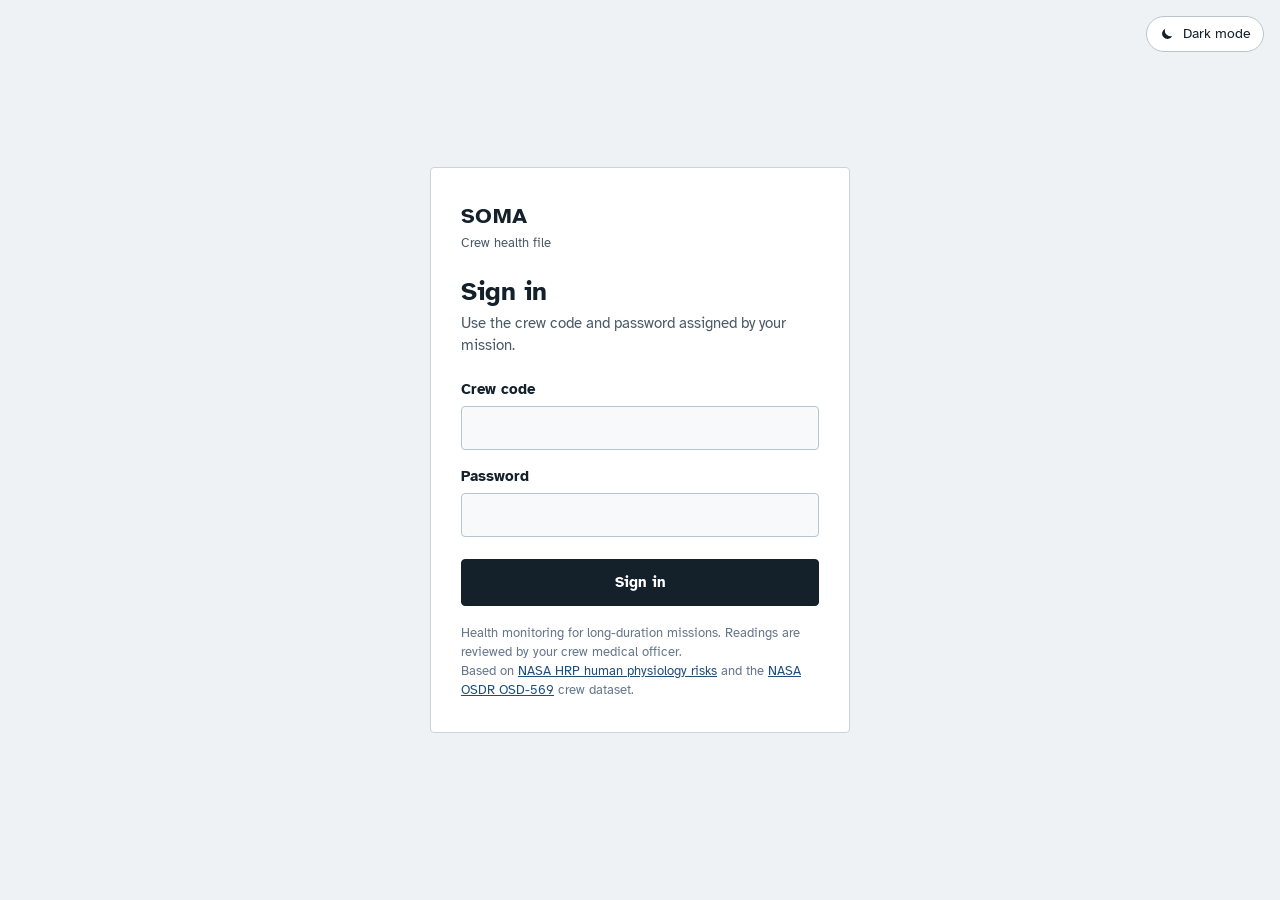
<file: src/main/resources/static/index.html>
<!doctype html>
<html lang="en">
<head>
<meta charset="utf-8">
<meta name="viewport" content="width=device-width, initial-scale=1">
<title>SOMA · Sign in</title>
<link rel="preconnect" href="https://fonts.googleapis.com">
<link rel="stylesheet" href="https://fonts.googleapis.com/css2?family=Atkinson+Hyperlegible:ital,wght@0,400;0,700;1,400&display=swap">
<link rel="stylesheet" href="css/soma.css">
<script src="js/theme.js"></script>
</head>
<body>
<div class="login-top"><button type="button" class="theme-toggle" id="theme-toggle"></button></div>
<div class="login-wrap">
  <form class="login" id="login-form" novalidate>
    <div class="brand" style="padding:0">
      <span><span class="brand-name">SOMA</span><br><span class="brand-sub">Crew health file</span></span>
    </div>
    <h1>Sign in</h1>
    <p>Use the crew code and password assigned by your mission.</p>
    <div id="login-msg" role="alert"></div>
    <div class="group">
      <label class="lbl" for="codigo">Crew code</label>
      <input class="field" id="codigo" name="codigo" autocomplete="username" required>
    </div>
    <div class="group">
      <label class="lbl" for="password">Password</label>
      <input class="field" id="password" name="password" type="password" autocomplete="current-password" required>
    </div>
    <button class="btn" type="submit" id="login-btn">Sign in</button>
    <div class="foot">Health monitoring for long-duration missions. Readings are reviewed by your crew medical officer.
      <br>Based on <a href="https://www.nasa.gov/hrp/risks/#Human-Physiology" target="_blank" rel="noopener noreferrer">NASA HRP human physiology risks</a>
      and the <a href="https://osdr.nasa.gov/bio/repo/data/studies/OSD-569" target="_blank" rel="noopener noreferrer">NASA OSDR OSD-569</a> crew dataset.</div>
  </form>
</div>
<script src="js/soma.js"></script>
<script>
(function () {
  SomaTheme.bind(document.getElementById("theme-toggle"));
  const user = Soma.getUser();
  if (Soma.getToken() && user) { window.location.href = Soma.homeFor(user); return; }

  const form = document.getElementById("login-form");
  const msg = document.getElementById("login-msg");
  const btn = document.getElementById("login-btn");
  const notice = (level, text) => "<div class=\"notice " + level + "\" style=\"margin-bottom:16px\"><div>" + Soma.esc(text) + "</div></div>";

  if (new URLSearchParams(location.search).get("expired")) msg.innerHTML = notice("warn", "Your session expired. Sign in again.");

  form.addEventListener("submit", async function (ev) {
    ev.preventDefault();
    const codigo = form.codigo.value.trim();
    const password = form.password.value;
    if (!codigo || !password) { msg.innerHTML = notice("warn", "Enter your crew code and password."); return; }
    btn.disabled = true; btn.textContent = "Signing in…";
    try {
      const res = await Soma.api("/api/auth/login", { method: "POST", body: { codigo, password }, allow401: true });
      Soma.saveSession(res.token, res.usuario);
      window.location.href = Soma.homeFor(res.usuario);
    } catch (e) {
      msg.innerHTML = notice("crit", e.status === 401 ? "Crew code or password is incorrect." : e.message);
      btn.disabled = false; btn.textContent = "Sign in";
    }
  });
})();
</script>
</body>
</html>
</file>
<file: src/main/resources/static/css/soma.css>
/* SOMA · Flight Data File
   Light, legible interface inspired by the procedure binders astronauts use on board.
   Status is always shown with shape + word, never color alone:
   triangle = critical, diamond = caution, circle = normal. */

:root {
  --paper: #EEF2F5;
  --page: #FFFFFF;
  --rail: #E2E8ED;
  --ink: #14212B;
  --muted: #4A5A67;
  --faint: #66768A;
  --rule: #C9D3DB;
  --line: #E3E9EE;
  --field: #F7F9FB;
  --field-border: #B8C4CE;
  --orange: #F2551D;
  --link: #1F4E79;

  --crit: #C8102E;  --crit-bg: #FBE3E6; --crit-border: #F2B8C0; --crit-ink: #9B0C23;
  --warn: #E0A100;  --warn-bg: #FFF3CC; --warn-border: #F0D78A; --warn-ink: #7A5600;
  --ok:   #2E8B57;  --ok-bg:   #DDF2E6; --ok-border:   #A9DCBF; --ok-ink:   #1E5E3A;
  --none: #9AA8B4;

  /* controls and drawings */
  --btn-bg: #14212B; --btn-ink: #FFFFFF; --btn-hover: #22374A;
  --nav-hover: rgba(255,255,255,.55);
  --body-fill: #D5DEE5; --ok-fill: #7FBF9A; --none-fill: #C3CDD5;
  --chart-grid: #E3E9EE; --chart-text: #66768A; --chart-line: #1F4E79;
  --leader: #7D8C99;

  --font: "Atkinson Hyperlegible", "Segoe UI", system-ui, -apple-system, sans-serif;
  --radius: 4px;
  color-scheme: light;
}

/* Dark mode: soft slate background (never pure black), off-white text and muted status colors,
   tuned for low light and long viewing sessions. */
:root[data-theme="dark"] {
  --paper: #14191F;
  --page: #1B222A;
  --rail: #171D24;
  --ink: #E2E7EC;
  --muted: #AAB4BE;
  --faint: #8794A1;
  --rule: #2D3742;
  --line: #252E37;
  --field: #161C22;
  --field-border: #3B4754;
  --link: #8DB9E4;

  --crit: #EE7480; --crit-bg: #3A2025; --crit-border: #6A3239; --crit-ink: #F4A7AF;
  --warn: #E2B650; --warn-bg: #352C17; --warn-border: #665324; --warn-ink: #EDCB7A;
  --ok:   #62BE8C; --ok-bg:   #183022; --ok-border:   #2D5B3F; --ok-ink:   #94D6B1;
  --none: #6F7B88;

  --btn-bg: #D6DEE6; --btn-ink: #14191F; --btn-hover: #BCC8D3;
  --nav-hover: rgba(255,255,255,.04);
  --body-fill: #36414D; --ok-fill: #4E9C73; --none-fill: #4A5561;
  --chart-grid: #2A333D; --chart-text: #8794A1; --chart-line: #8DB9E4;
  --leader: #6F7B88;
  color-scheme: dark;
}

* { box-sizing: border-box; }
html, body { margin: 0; }
body {
  background: var(--paper);
  color: var(--ink);
  font-family: var(--font);
  font-size: 15px;
  line-height: 1.45;
}
a { color: var(--link); }
button, input, select, textarea { font: inherit; color: inherit; }
:focus-visible { outline: 3px solid var(--link); outline-offset: 2px; }
h1, h2, h3 { margin: 0; line-height: 1.2; }
h1 { font-size: 30px; }
h2 { font-size: 19px; }
[hidden] { display: none !important; }
.sr-only { position: absolute; width: 1px; height: 1px; overflow: hidden; clip: rect(0 0 0 0); white-space: nowrap; }

/* ---------- app shell ---------- */
.app { display: flex; min-height: 100vh; }
.rail {
  width: 220px; flex: none;
  background: var(--rail); border-right: 1px solid var(--rule);
  display: flex; flex-direction: column;
  padding: 22px 0 18px 14px;
  position: sticky; top: 0; height: 100vh;
}
.brand { display: flex; align-items: center; gap: 10px; padding: 0 0 26px 8px; text-decoration: none; color: var(--ink); }
.brand-bar { width: 10px; height: 34px; background: var(--orange); border-radius: 2px; }
.brand-name { font-size: 22px; font-weight: 700; letter-spacing: .02em; }
.brand-sub { font-size: 13px; color: var(--muted); }
.rail nav { display: flex; flex-direction: column; gap: 4px; }
.rail nav a {
  display: block; padding: 13px 18px 13px 22px;
  font-size: 16px; color: var(--muted); text-decoration: none;
  border-radius: var(--radius) 0 0 var(--radius);
}
.rail nav a:hover { color: var(--ink); background: var(--nav-hover); }
.rail nav a[aria-current="page"] { color: var(--ink); font-weight: 700; background: var(--page); }
.theme-toggle {
  display: inline-flex; align-items: center; gap: 8px; margin-top: 12px;
  padding: 7px 12px; border: 1px solid var(--field-border); border-radius: 999px;
  background: var(--page); color: var(--ink); cursor: pointer; font-size: 14px;
}
.theme-toggle:hover { border-color: var(--ink); }
.theme-toggle svg { width: 16px; height: 16px; flex: none; }
.rail-user { margin-top: auto; margin-right: 14px; padding: 14px 6px 0; border-top: 1px solid var(--rule); }
.rail-user strong { display: block; font-size: 15px; }
.rail-user span { display: block; font-size: 13px; color: var(--muted); }
.rail-user button { margin-top: 10px; background: none; border: 0; padding: 0; color: var(--link); text-decoration: underline; cursor: pointer; font-size: 14px; }

main.content { flex: 1; min-width: 0; padding: 28px 36px 48px; display: flex; flex-direction: column; gap: 22px; }

.page-head { display: flex; flex-wrap: wrap; gap: 16px; align-items: flex-end; justify-content: space-between; }
.page-head p { margin: 6px 0 0; color: var(--muted); font-size: 16px; max-width: 70ch; }
.page-head .actions { display: flex; gap: 10px; flex-wrap: wrap; }

.viewing {
  display: flex; align-items: center; gap: 12px; flex-wrap: wrap;
  padding: 10px 14px; background: var(--page); border: 1px solid var(--rule); border-left: 5px solid var(--link);
  border-radius: var(--radius); font-size: 14px;
}

/* ---------- panels ---------- */
.panel { background: var(--page); border: 1px solid var(--rule); border-radius: var(--radius); padding: 20px; min-width: 0; }
.panel-head { display: flex; justify-content: space-between; align-items: baseline; gap: 12px; flex-wrap: wrap; margin-bottom: 8px; }
.panel-head .note { font-size: 13px; color: var(--faint); }
.row { display: flex; gap: 22px; flex-wrap: wrap; align-items: flex-start; }
.grow-2 { flex: 2 1 560px; min-width: 0; }
.grow-1 { flex: 1 1 280px; min-width: 0; }
.stack { display: flex; flex-direction: column; gap: 22px; min-width: 0; }

.tiles { display: grid; grid-template-columns: repeat(auto-fit, minmax(170px, 1fr)); gap: 14px; }
.tile { background: var(--page); border: 1px solid var(--rule); border-radius: var(--radius); padding: 14px 16px; }
.tile .label { font-size: 14px; color: var(--muted); }
.tile .value { font-size: 32px; font-weight: 700; line-height: 1.15; }
.tile .value.crit { color: var(--crit); }
.tile .value.ok { color: var(--ok); }
.tile .value.dim { color: var(--muted); }

/* ---------- buttons, chips, fields ---------- */
.btn {
  display: inline-flex; align-items: center; justify-content: center; gap: 8px;
  padding: 10px 16px; border-radius: var(--radius); border: 1px solid var(--btn-bg);
  background: var(--btn-bg); color: var(--btn-ink); font-weight: 700; text-decoration: none; cursor: pointer; white-space: nowrap;
}
.btn:hover { background: var(--btn-hover); border-color: var(--btn-hover); }
.btn.secondary { background: var(--page); color: var(--ink); border-color: var(--field-border); font-weight: 400; }
.btn.secondary:hover { border-color: var(--ink); background: var(--page); }
.btn.small { padding: 7px 12px; font-size: 14px; }
.btn:disabled, .btn[aria-disabled="true"] { opacity: .5; cursor: not-allowed; }

.chips { display: flex; flex-wrap: wrap; gap: 8px; align-items: center; }
.chips .label { font-size: 14px; color: var(--faint); margin-right: 4px; }
.chip {
  padding: 7px 13px; border-radius: var(--radius); border: 1px solid var(--field-border);
  background: var(--page); color: var(--muted); cursor: pointer; font-size: 14px;
}
.chip[aria-pressed="true"] { background: var(--btn-bg); border-color: var(--btn-bg); color: var(--btn-ink); font-weight: 700; }
.chips .sep { width: 1px; height: 22px; background: var(--rule); margin: 0 4px; }

.field {
  width: 100%; background: var(--field); border: 1px solid var(--field-border); border-radius: var(--radius);
  padding: 9px 12px; font-size: 16px;
}
.field:focus { border-color: var(--link); background: var(--page); }
textarea.field { min-height: 70px; resize: vertical; }
label.lbl { display: block; font-weight: 700; margin-bottom: 6px; }

/* ---------- status ---------- */
.status { display: inline-flex; align-items: center; gap: 6px; font-size: 14px; font-weight: 700; white-space: nowrap; }
.status.crit { color: var(--crit-ink); }
.status.warn { color: var(--warn-ink); }
.status.ok   { color: var(--ok-ink); }
.status.none { color: var(--faint); font-weight: 400; }
.shape { width: 12px; height: 12px; flex: none; display: inline-block; }
.shape.crit { background: var(--crit); clip-path: polygon(50% 0, 100% 100%, 0 100%); }
.shape.warn { background: var(--warn); clip-path: polygon(50% 0, 100% 50%, 50% 100%, 0 50%); }
.shape.ok   { background: var(--ok); border-radius: 50%; }
.shape.none { background: var(--none); border-radius: 50%; }
.shape.big  { width: 26px; height: 26px; }
.val-crit { color: var(--crit-ink); }
.val-warn { color: var(--warn-ink); }

.notice { display: flex; gap: 12px; align-items: flex-start; padding: 12px 14px; border-radius: var(--radius); border: 1px solid; font-size: 15px; }
.notice.crit { background: var(--crit-bg); border-color: var(--crit-border); }
.notice.warn { background: var(--warn-bg); border-color: var(--warn-border); }
.notice.ok   { background: var(--ok-bg); border-color: var(--ok-border); }
.notice.info { background: var(--page); border-color: var(--rule); }

.empty { padding: 18px 0; color: var(--muted); }
.loading { color: var(--faint); }

/* ---------- lists & tables ---------- */
.list-row { display: flex; gap: 12px; align-items: baseline; padding: 10px 0; border-bottom: 1px solid var(--line); }
.list-row:last-child { border-bottom: 0; }
.list-row .grow { flex: 1; min-width: 0; }
.list-row .when { font-size: 13px; color: var(--faint); white-space: nowrap; }
.list-row .shape { transform: translateY(1px); }

.table-wrap { overflow-x: auto; }
table.data { width: 100%; border-collapse: collapse; font-size: 15px; }
table.data th { text-align: left; font-weight: 400; font-size: 13px; color: var(--faint); padding: 0 10px 10px 0; border-bottom: 1px solid var(--line); white-space: nowrap; }
table.data td { padding: 12px 10px 12px 0; border-bottom: 1px solid var(--line); vertical-align: middle; }
table.data tr.dim td { opacity: .55; }
table.data tr.clickable { cursor: pointer; }
table.data tr.clickable:hover td { background: var(--field); }
.cell-strong { font-weight: 700; }
.cell-sub { font-size: 13px; color: var(--faint); }
.avatar { width: 38px; height: 38px; border-radius: 50%; display: inline-flex; align-items: center; justify-content: center; font-weight: 700; font-size: 14px; border: 1px solid; flex: none; }
.avatar.crit { background: var(--crit-bg); border-color: var(--crit-border); color: var(--crit-ink); }
.avatar.warn { background: var(--warn-bg); border-color: var(--warn-border); color: var(--warn-ink); }
.avatar.ok, .avatar.none { background: var(--ok-bg); border-color: var(--ok-border); color: var(--ok-ink); }
.who { display: flex; gap: 10px; align-items: center; }

/* ---------- My Status: anatomical figure ---------- */
.headline { display: flex; gap: 14px; align-items: flex-start; }
.headline h1 { font-size: 32px; }
.figure-panel { padding: 22px 16px; }
.figure { position: relative; width: 660px; height: 560px; margin: 0 auto; }
.figure .body { position: absolute; left: 210px; top: 14px; }
.figure svg.leaders { position: absolute; inset: 0; pointer-events: none; }
.callout { position: absolute; width: 184px; }
.callout.left { left: 0; text-align: right; }
.callout.right { right: 0; text-align: left; }
.callout .name { font-size: 15px; color: var(--muted); }
.callout .num { font-size: 34px; font-weight: 700; line-height: 1.15; }
.callout .num small { font-size: 15px; font-weight: 400; color: var(--muted); }
.callout .num.crit { color: var(--crit-ink); }
.callout .num.warn { color: var(--warn-ink); }
.callout .num.none { color: var(--none); }
.callout .meta { display: flex; gap: 6px; align-items: baseline; font-size: 13px; color: var(--muted); }
.callout.left .meta { justify-content: flex-end; }
.callout .meta .shape { transform: translateY(1px); }

@media (max-width: 1180px) {
  .figure { transform: scale(.85); transform-origin: top center; margin-bottom: -84px; }
}

/* ---------- checklist ---------- */
.check { display: flex; gap: 12px; align-items: flex-start; padding: 10px 0; border-bottom: 1px dashed var(--rule); }
.check:last-child { border-bottom: 0; }
.check input { appearance: none; width: 22px; height: 22px; flex: none; margin: 1px 0 0; border: 2px solid var(--ink); border-radius: 3px; background: var(--page); cursor: pointer; display: grid; place-content: center; }
.check input:checked { background: var(--btn-bg); border-color: var(--btn-bg); }
.check input:checked::after { content: ""; width: 11px; height: 6px; border-left: 3px solid var(--btn-ink); border-bottom: 3px solid var(--btn-ink); transform: rotate(-45deg) translate(1px, -1px); }
.check input:disabled { cursor: default; opacity: .7; }
.check .grow { flex: 1; }
.check .done { color: var(--faint); text-decoration: line-through; }
.check .desc { font-size: 13px; color: var(--faint); }
.check .pts { font-size: 13px; color: var(--faint); white-space: nowrap; }
.progress { height: 8px; width: 160px; background: var(--line); border-radius: 999px; overflow: hidden; }
.progress > span { display: block; height: 100%; background: var(--ok); }

/* ---------- self-check form ---------- */
.reading { display: grid; grid-template-columns: minmax(0, 1.3fr) minmax(0, 1fr) 110px; gap: 10px 14px; align-items: center; padding: 12px 0; border-bottom: 1px solid var(--line); }
.reading .title { font-weight: 700; }
.reading .hint { font-size: 13px; color: var(--faint); }
.reading .hint button { background: none; border: 0; padding: 0; color: var(--link); text-decoration: underline; cursor: pointer; font-size: 13px; }
.reading .input { display: flex; align-items: center; gap: 8px; }
.reading .input .unit { width: 48px; font-size: 14px; color: var(--muted); }
.reading .input .field.half { width: calc(50% - 14px); }
.reading .state { text-align: right; }
.reading .help { grid-column: 1 / -1; background: var(--field); border: 1px solid var(--field-border); border-radius: var(--radius); padding: 12px 14px; font-size: 14px; color: var(--muted); }
.reading .help p { margin: 0 0 4px; }
.reading .help strong { color: var(--ink); }
.mood { display: flex; gap: 6px; }
.mood button { width: 42px; height: 42px; border: 1px solid var(--field-border); border-radius: var(--radius); background: var(--page); cursor: pointer; font-size: 16px; }
.mood button[aria-pressed="true"] { border: 2px solid var(--ink); background: var(--field); font-weight: 700; }
.form-actions { display: flex; justify-content: flex-end; gap: 10px; margin-top: 16px; flex-wrap: wrap; }

/* ---------- charts ---------- */
.chart-card .figures { display: flex; gap: 20px; align-items: flex-end; flex-wrap: wrap; }
.chart-card .figures .k { font-size: 12px; color: var(--faint); }
.chart-card .figures .v { font-size: 24px; font-weight: 700; }
.chart-card .figures .v small { font-size: 13px; font-weight: 400; color: var(--muted); }
.chart-card .figures .v.dim { color: var(--muted); }
svg.chart { width: 100%; height: auto; display: block; margin-top: 10px; }
svg.chart text { font-family: var(--font); }
.chart-grid { display: grid; grid-template-columns: repeat(auto-fit, minmax(420px, 1fr)); gap: 22px; }

/* ---------- guide ---------- */
.zone-list { display: flex; flex-direction: column; gap: 2px; }
.zone-list button {
  display: flex; align-items: center; gap: 10px; width: 100%; text-align: left;
  padding: 11px 12px; border: 1px solid transparent; border-radius: var(--radius); background: none; cursor: pointer; font-size: 15px;
}
.zone-list button:hover { background: var(--field); }
.zone-list button[aria-current="true"] { font-weight: 700; }
.zone-list button[aria-current="true"].crit { background: var(--crit-bg); border-color: var(--crit-border); }
.zone-list button[aria-current="true"].warn { background: var(--warn-bg); border-color: var(--warn-border); }
.zone-list button[aria-current="true"].ok, .zone-list button[aria-current="true"].none { background: var(--ok-bg); border-color: var(--ok-border); }
.zone-list .n { margin-left: auto; font-size: 12px; color: var(--faint); }
.two-col { display: grid; grid-template-columns: repeat(auto-fit, minmax(240px, 1fr)); gap: 16px; }
.kicker { font-size: 13px; color: var(--faint); margin-bottom: 4px; }
.box { border: 1px solid var(--field-border); border-radius: var(--radius); padding: 14px; }
.routine { display: grid; grid-template-columns: repeat(auto-fit, minmax(320px, 1fr)); gap: 10px; }
.routine .check { border: 1px solid var(--field-border); border-radius: var(--radius); padding: 12px; }

/* ---------- login ---------- */
.login-wrap { min-height: 100vh; display: grid; place-items: center; padding: 24px; }
.login { width: 100%; max-width: 420px; background: var(--page); border: 1px solid var(--rule); border-radius: var(--radius); padding: 32px 30px; }
.login-top { position: fixed; top: 16px; right: 16px; }
.login-top .theme-toggle { margin: 0; }
.login h1 { font-size: 26px; margin-top: 22px; }
.login p { color: var(--muted); margin: 6px 0 22px; }
.login .group { margin-bottom: 16px; }
.login .btn { width: 100%; margin-top: 6px; padding: 12px; }
.login .foot { margin-top: 18px; font-size: 13px; color: var(--faint); }

/* ---------- small screens ---------- */
@media (max-width: 860px) {
  .app { flex-direction: column; }
  .rail { position: static; width: auto; height: auto; padding: 14px 16px; }
  .brand { padding-bottom: 12px; }
  .rail nav { flex-direction: row; flex-wrap: wrap; }
  .rail nav a { padding: 8px 12px; border-radius: var(--radius); }
  .rail-user { margin: 12px 0 0; }
  main.content { padding: 20px 16px 40px; }
  .figure { transform: scale(.52); transform-origin: top left; margin-bottom: -268px; }
  .reading { grid-template-columns: 1fr; }
  .reading .state { text-align: left; }
  .chart-grid { grid-template-columns: 1fr; }
}

/* theme button inside the rail (overrides the plain link style of .rail-user buttons) */
.rail-user button.theme-toggle {
  margin-top: 12px; padding: 7px 12px; border: 1px solid var(--field-border); border-radius: 999px;
  background: var(--page); color: var(--ink); text-decoration: none; font-size: 14px;
}
.rail-user button.theme-toggle:hover { border-color: var(--ink); }

/* pagination and date filters */
.pager { display: flex; flex-wrap: wrap; gap: 6px; align-items: center; justify-content: center; margin-top: 14px; }
.pager .chip:disabled { opacity: .45; cursor: default; }
.pager .gap { color: var(--faint); padding: 0 4px; }
.filters { display: flex; flex-wrap: wrap; gap: 10px; align-items: flex-end; margin: 10px 0 6px; }
.filters label { display: block; font-size: 13px; color: var(--faint); margin-bottom: 4px; }
.filters .field { padding: 7px 10px; font-size: 14px; width: auto; }
.undo { display: flex; align-items: center; gap: 12px; flex-wrap: wrap; }
.undo .grow { flex: 1; }

/* full-page height placeholders for paginated lists */
table.data tr.filler td { height: 61px; border-bottom-color: transparent; }
.h-list .list-row.filler { height: 68px; border-bottom-color: transparent; }

/* mini calendar (Previous self-checks), inspired by Google Calendar */
.cal { margin-top: 10px; }
.cal-head { display: flex; align-items: center; gap: 4px; }
.cal-title { flex: 1; text-align: left; background: none; border: 0; padding: 6px 8px; border-radius: var(--radius); font-size: 16px; font-weight: 700; color: var(--ink); cursor: pointer; }
.cal-title:hover { background: var(--field); }
.cal-nav { width: 34px; height: 34px; border-radius: 50%; border: 0; background: none; color: var(--ink); font-size: 22px; line-height: 1; cursor: pointer; }
.cal-nav:hover:not(:disabled) { background: var(--field); }
.cal-nav:disabled { opacity: .3; cursor: default; }
.cal-today { margin-left: 4px; }
.segmented { display: flex; margin: 10px 0 8px; border: 1px solid var(--field-border); border-radius: 999px; overflow: hidden; }
.segmented .seg { flex: 1; padding: 6px 0; border: 0; background: var(--page); color: var(--muted); cursor: pointer; font-size: 13px; }
.segmented .seg + .seg { border-left: 1px solid var(--field-border); }
.segmented .seg.on { background: var(--btn-bg); color: var(--btn-ink); font-weight: 700; }
.cal-grid { display: grid; grid-template-columns: repeat(7, 1fr); gap: 2px; text-align: center; }
.cal-dow { font-size: 11px; color: var(--faint); padding: 4px 0; font-weight: 700; }
.cal-cell.empty { height: 38px; }
.cal-day { position: relative; height: 38px; border: 0; background: none; color: var(--ink); cursor: pointer; display: grid; place-items: center; padding: 0; font-size: 13px; }
.cal-day span { width: 30px; height: 30px; display: grid; place-items: center; border-radius: 50%; }
.cal-day:hover:not(:disabled) span { background: var(--field); }
.cal-day.today span { box-shadow: inset 0 0 0 2px var(--link); color: var(--link); font-weight: 700; }
.cal-day.selected span, .cal-day.selected:hover:not(:disabled) span { background: var(--btn-bg); color: var(--btn-ink); box-shadow: none; font-weight: 700; }
.cal-day:disabled { color: var(--faint); opacity: .45; cursor: default; }
.cal-dot { position: absolute; bottom: 1px; left: 50%; width: 6px; height: 6px; margin-left: -3px; border-radius: 50%; }
.cal-dot.crit { background: var(--crit); }
.cal-dot.warn { background: var(--warn); }
.cal-dot.ok { background: var(--ok); }
.cal-dot.none { background: var(--none); }

/* month/year picker and week band */
.cal { position: relative; }
.cal-picker {
  position: absolute; z-index: 5; top: 44px; left: 0; right: 0;
  background: var(--page); border: 1px solid var(--rule); border-radius: 8px;
  box-shadow: 0 8px 24px rgba(0,0,0,.18); padding: 10px 12px 12px;
}
.pk-head { display: flex; align-items: center; gap: 6px; margin-bottom: 8px; }
.pk-head strong { flex: 1; text-align: center; font-size: 16px; }
.pk-close { width: 32px; height: 32px; border: 0; border-radius: 50%; background: none; color: var(--muted); cursor: pointer; font-size: 16px; }
.pk-close:hover { background: var(--field); color: var(--ink); }
.pk-grid { display: grid; grid-template-columns: repeat(4, 1fr); gap: 6px; }
.pk-month { padding: 9px 0; border: 1px solid transparent; border-radius: 999px; background: none; color: var(--ink); cursor: pointer; font-size: 14px; }
.pk-month:hover:not(:disabled) { background: var(--field); }
.pk-month.on { background: var(--btn-bg); color: var(--btn-ink); font-weight: 700; }
.pk-month:disabled { color: var(--faint); opacity: .45; cursor: default; }
.cal-title span { font-size: 12px; color: var(--faint); }
.cal-day.inweek { background: var(--field); }
.cal-day.inweek.wk-start { border-radius: 999px 0 0 999px; }
.cal-day.inweek.wk-end { border-radius: 0 999px 999px 0; }
.cal-day.inweek span { font-weight: 700; }

.cal-grid { column-gap: 0; row-gap: 2px; }

/* status as colored text only */
.val-ok { color: var(--ok-ink); }
.txt-crit { color: var(--crit-ink); } .txt-warn { color: var(--warn-ink); } .txt-ok { color: var(--ok-ink); } .txt-none { color: var(--faint); }
.status { gap: 0; }

/* bell and floating windows */
.user-row { display: flex; align-items: center; gap: 8px; }
.user-row strong { flex: 1; min-width: 0; overflow: hidden; text-overflow: ellipsis; white-space: nowrap; }
.rail-user button.bell, .bell {
  position: relative; width: 34px; height: 34px; flex: none; margin: 0; padding: 0;
  display: grid; place-items: center; border-radius: 50%; border: 1px solid var(--field-border);
  background: var(--page); color: var(--ink); cursor: pointer; text-decoration: none;
}
.bell svg { width: 18px; height: 18px; }
.bell:hover { border-color: var(--ink); }
.bell .badge {
  position: absolute; top: -4px; right: -6px; min-width: 18px; height: 18px; padding: 0 5px;
  border-radius: 999px; background: var(--crit); color: #FFFFFF; font-size: 11px; font-weight: 700;
  display: grid; place-items: center; line-height: 1;
}
.floating {
  position: fixed; z-index: 50; width: 340px; max-width: calc(100vw - 24px); max-height: min(520px, calc(100vh - 32px));
  overflow: auto; background: var(--page); border: 1px solid var(--rule); border-radius: 8px;
  box-shadow: 0 10px 30px rgba(0,0,0,.22); padding: 10px 14px 14px;
}
.fl-head { display: flex; align-items: center; gap: 8px; padding-bottom: 8px; border-bottom: 1px solid var(--line); margin-bottom: 4px; }
.fl-head strong { flex: 1; font-size: 16px; }
.msg { padding: 10px 0; border-bottom: 1px solid var(--line); }
.msg:last-child { border-bottom: 0; }
.msg-top { display: flex; justify-content: space-between; gap: 10px; }
.msg-from { font-weight: 700; font-size: 14px; }
.msg-when { font-size: 12px; color: var(--faint); white-space: nowrap; }
.msg-urgent { font-size: 12px; font-weight: 700; color: var(--crit-ink); margin-top: 2px; }
.msg-text { font-size: 14px; color: var(--muted); margin-top: 4px; line-height: 1.5; }
.msg.unread .msg-text { color: var(--ink); }
.msg-new { font-size: 12px; font-weight: 700; color: var(--link); margin-top: 4px; }

/* crew tabs */
.tabs { display: flex; gap: 2px; border-bottom: 1px solid var(--rule); }
.tabs button {
  padding: 11px 18px; border: 1px solid transparent; border-bottom: 0; border-radius: var(--radius) var(--radius) 0 0;
  background: none; color: var(--muted); cursor: pointer; font-size: 15px; margin-bottom: -1px;
}
.tabs button[aria-selected="true"] { background: var(--page); border-color: var(--rule); color: var(--ink); font-weight: 700; }
.tab-panel { border-top: 0; border-radius: 0 0 var(--radius) var(--radius); min-height: 470px; }
.stats { display: flex; flex-direction: column; gap: 0; }
.stat { display: flex; justify-content: space-between; align-items: baseline; padding: 12px 0; border-bottom: 1px solid var(--line); font-size: 16px; }
.stat:last-child { border-bottom: 0; }
.stat b { font-size: 26px; }
.pie-legend { display: flex; flex-direction: column; gap: 8px; font-size: 14px; }
.pie-legend span.sw { width: 12px; height: 12px; border-radius: 2px; display: inline-block; margin-right: 8px; vertical-align: -1px; }
.review-row { display: flex; gap: 14px; align-items: baseline; padding: 11px 0; border-bottom: 1px solid var(--line); font-size: 15px; }
.review-row:last-child { border-bottom: 0; }
.review-row .lvl { width: 72px; flex: none; font-weight: 700; font-size: 14px; }

/* neutral avatars (status is shown by the colored status text) and equal tab heights */
.avatar.none { background: var(--field); border-color: var(--rule); color: var(--muted); }
.tab-panel { min-height: 490px; }

/* Needs your review: one expandable row per crew member */
.rv-item { border-bottom: 1px solid var(--line); }
.rv-item:last-child { border-bottom: 0; }
.rv-head { display: flex; align-items: center; gap: 12px; flex-wrap: wrap; padding: 10px 0; }
.rv-toggle {
  flex: 1; min-width: 260px; display: flex; align-items: center; gap: 12px; text-align: left;
  background: none; border: 0; padding: 6px 4px; border-radius: var(--radius); color: var(--ink); cursor: pointer; font-size: 15px;
}
.rv-toggle:hover { background: var(--field); }
.rv-chevron { width: 18px; font-size: 20px; line-height: 1; color: var(--faint); transition: transform .15s ease; }
.rv-item.open .rv-chevron { transform: rotate(90deg); }
.rv-name { font-weight: 700; }
.rv-sum { margin-left: auto; font-size: 13px; color: var(--faint); }
.rv-actions { display: flex; gap: 8px; flex-wrap: wrap; }
.rv-body { padding: 0 0 12px 34px; }
@media (prefers-reduced-motion: reduce) { .rv-chevron { transition: none; } }
</file>
